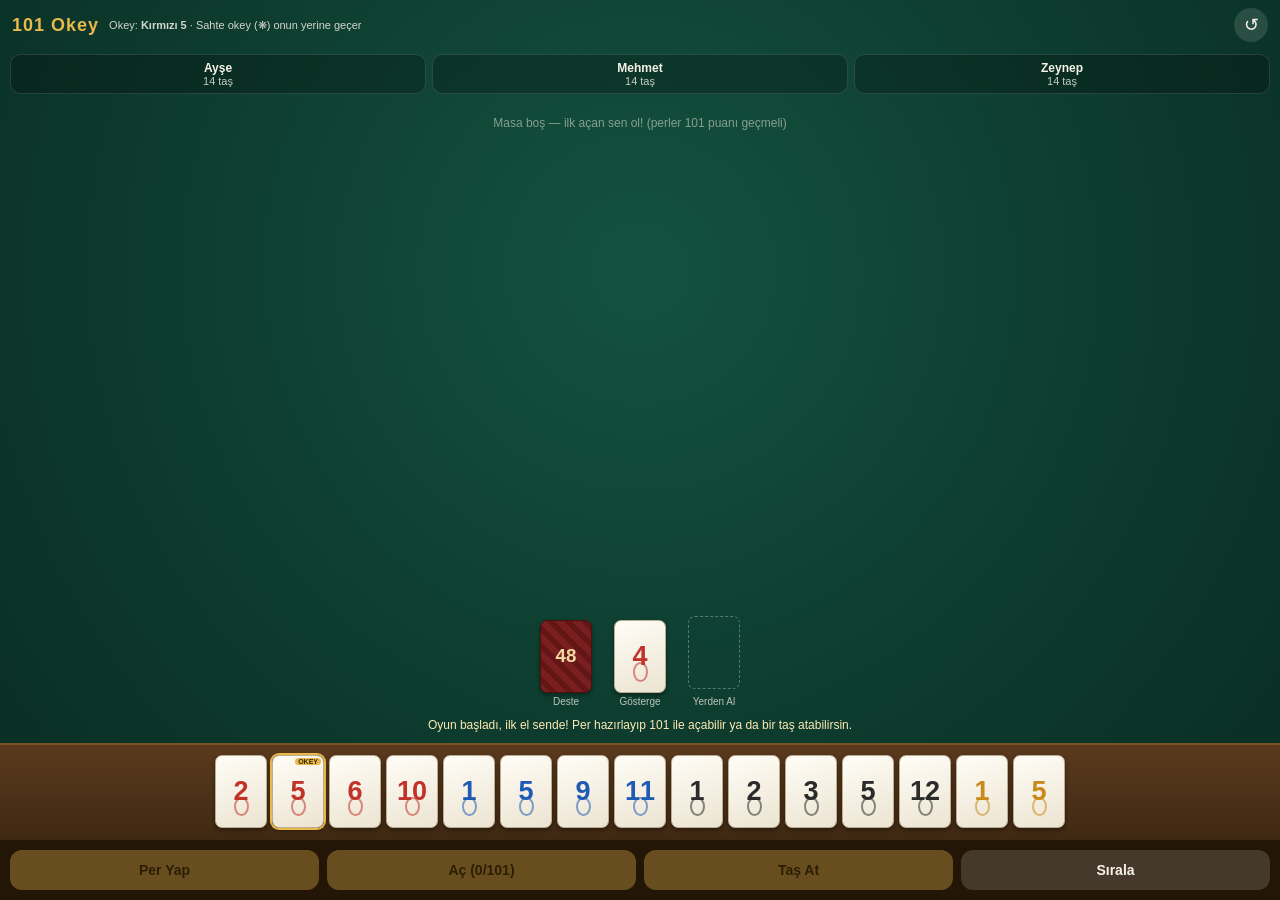
<file: 101/index.html>
<!DOCTYPE html>
<html lang="tr">
<head>
  <meta charset="UTF-8">
  <meta name="viewport" content="width=device-width, initial-scale=1.0, maximum-scale=1.0, user-scalable=no, viewport-fit=cover">
  <meta name="theme-color" content="#0d3b2e">
  <meta name="mobile-web-app-capable" content="yes">
  <meta name="apple-mobile-web-app-capable" content="yes">
  <meta name="apple-mobile-web-app-status-bar-style" content="black-translucent">
  <meta name="apple-mobile-web-app-title" content="101 Okey">
  <title>101 Okey</title>
  <link rel="manifest" href="manifest.json">
  <link rel="icon" href="icon.svg" type="image/svg+xml">
  <link rel="apple-touch-icon" href="icon.svg">
  <link rel="stylesheet" href="styles.css">
</head>
<body>
  <header>
    <h1>101 Okey</h1>
    <div id="okeyInfo"></div>
    <button id="btnNew" class="iconBtn" title="Yeni Oyun">↺</button>
  </header>

  <section id="opponents"></section>

  <section id="table">
    <div id="tableMelds"></div>
  </section>

  <section id="center">
    <div class="centerItem" id="deckWrap">
      <div class="tile back" id="deck"><span class="num" id="deckCount"></span></div>
      <label>Deste</label>
    </div>
    <div class="centerItem">
      <div id="indicatorWrap"></div>
      <label>Gösterge</label>
    </div>
    <div class="centerItem" id="prevDiscardWrap">
      <div id="prevDiscard"></div>
      <label>Yerden Al</label>
    </div>
  </section>

  <div id="status"></div>

  <section id="stagedWrap">
    <div class="stagedHead">
      <span>Hazırlanan perler: <b id="stagedPoints">0</b> puan</span>
      <button id="btnUnstage" class="miniBtn">Geri Al</button>
    </div>
    <div id="staged"></div>
  </section>

  <section id="rack"></section>

  <nav id="actions">
    <button id="btnMeld">Per Yap</button>
    <button id="btnOpen">Aç (101)</button>
    <button id="btnDiscard">Taş At</button>
    <button id="btnSort" class="ghost">Sırala</button>
  </nav>

  <div id="modal" class="hidden">
    <div class="modalCard">
      <div id="modalMsg"></div>
      <button id="btnRestart">Yeni Oyun</button>
    </div>
  </div>

  <script src="game.js"></script>
</body>
</html>
</file>
<file: 101/styles.css>
* { margin: 0; padding: 0; box-sizing: border-box; -webkit-tap-highlight-color: transparent; }

:root {
  --felt: #0d3b2e;
  --felt-dark: #092b21;
  --ivory: #f7f2e7;
  --gold: #e8b84b;
  --tile-w: clamp(38px, 10.5vw, 52px);
  --tile-h: calc(var(--tile-w) * 1.4);
}

html, body {
  height: 100%;
  overscroll-behavior: none;
  touch-action: manipulation;
}

body {
  font-family: -apple-system, BlinkMacSystemFont, "Segoe UI", Roboto, sans-serif;
  background: radial-gradient(circle at 50% 30%, #14523f 0%, var(--felt) 55%, var(--felt-dark) 100%);
  color: var(--ivory);
  display: flex;
  flex-direction: column;
  min-height: 100dvh;
  padding: env(safe-area-inset-top) env(safe-area-inset-right) env(safe-area-inset-bottom) env(safe-area-inset-left);
  user-select: none;
  -webkit-user-select: none;
}

header {
  display: flex;
  align-items: center;
  gap: 10px;
  padding: 8px 12px;
}

header h1 {
  font-size: 18px;
  color: var(--gold);
  letter-spacing: 1px;
}

#okeyInfo { flex: 1; font-size: 11px; opacity: 0.85; line-height: 1.3; }

.iconBtn {
  background: rgba(255,255,255,0.12);
  border: none;
  color: var(--ivory);
  font-size: 18px;
  width: 34px;
  height: 34px;
  border-radius: 50%;
}

/* Opponents */
#opponents {
  display: flex;
  gap: 6px;
  padding: 4px 10px;
}

.opp {
  flex: 1;
  background: rgba(0,0,0,0.25);
  border: 1px solid rgba(255,255,255,0.12);
  border-radius: 10px;
  padding: 6px;
  text-align: center;
  font-size: 12px;
  transition: box-shadow 0.3s, border-color 0.3s;
}

.opp.active { border-color: var(--gold); box-shadow: 0 0 10px rgba(232,184,75,0.5); }
.opp .oname { font-weight: 600; }
.opp .ocount { opacity: 0.8; font-size: 11px; }
.opp .obadge {
  display: inline-block;
  background: var(--gold);
  color: #3a2c00;
  font-size: 9px;
  font-weight: 700;
  border-radius: 6px;
  padding: 1px 5px;
  margin-top: 2px;
}

/* Table melds */
#table {
  flex: 1;
  overflow-y: auto;
  padding: 6px 10px;
  min-height: 70px;
}

#tableMelds { display: flex; flex-wrap: wrap; gap: 8px; align-content: flex-start; }

.meld {
  display: flex;
  gap: 2px;
  background: rgba(0,0,0,0.28);
  border: 1px solid rgba(255,255,255,0.15);
  border-radius: 8px;
  padding: 4px;
}

.meld.targetable { border-color: var(--gold); box-shadow: 0 0 8px rgba(232,184,75,0.45); }
.meld .owner { display: none; }

.emptyTable { opacity: 0.5; font-size: 12px; padding: 12px; text-align: center; width: 100%; }

/* Center: deck / indicator / discard */
#center {
  display: flex;
  justify-content: center;
  gap: 22px;
  padding: 6px;
  align-items: flex-end;
}

.centerItem { text-align: center; }
.centerItem label { display: block; font-size: 10px; opacity: 0.75; margin-top: 3px; }

/* Tiles */
.tile {
  width: var(--tile-w);
  height: var(--tile-h);
  background: linear-gradient(160deg, #fffdf6, #ece4d2);
  border-radius: 7px;
  border: 1px solid #b9ad92;
  box-shadow: 0 2px 4px rgba(0,0,0,0.4);
  display: inline-flex;
  flex-direction: column;
  align-items: center;
  justify-content: center;
  position: relative;
  font-weight: 800;
  color: #333;
  flex-shrink: 0;
}

.tile .num { font-size: calc(var(--tile-w) * 0.52); line-height: 1; }
.tile::after {
  content: "";
  position: absolute;
  bottom: 15%;
  width: 22%;
  height: 22%;
  border-radius: 50%;
  border: 2px solid currentColor;
  opacity: 0.55;
}

.tile.red { color: #c0332b; }
.tile.blue { color: #1f5bb5; }
.tile.black { color: #2b2b2b; }
.tile.yellow { color: #c98a1b; }

.tile.small { --tile-w: clamp(26px, 7vw, 36px); }

.tile.back {
  background: repeating-linear-gradient(45deg, #7a1f1f, #7a1f1f 6px, #641616 6px, #641616 12px);
  border-color: #4a0f0f;
  color: #f3d9a4;
}
.tile.back::after { display: none; }
.tile.back .num { font-size: calc(var(--tile-w) * 0.36); }

.tile.selected { transform: translateY(-10px); box-shadow: 0 0 0 2px var(--gold), 0 6px 10px rgba(0,0,0,0.5); }
.tile.okey { box-shadow: 0 0 0 2px var(--gold), 0 2px 4px rgba(0,0,0,0.4); }
.tile.selected.okey { box-shadow: 0 0 0 2px var(--gold), 0 6px 10px rgba(0,0,0,0.5); transform: translateY(-10px); }

.tile .badge {
  position: absolute;
  top: 2px;
  right: 2px;
  font-size: 7px;
  font-weight: 700;
  background: var(--gold);
  color: #3a2c00;
  border-radius: 4px;
  padding: 0 3px;
}

.tile.takeable { animation: pulse 1.2s infinite; }
@keyframes pulse {
  0%, 100% { box-shadow: 0 0 0 0 rgba(232,184,75,0.7); }
  50% { box-shadow: 0 0 0 6px rgba(232,184,75,0); }
}

.emptySlot {
  width: var(--tile-w);
  height: var(--tile-h);
  border: 1.5px dashed rgba(255,255,255,0.3);
  border-radius: 7px;
  display: inline-block;
}

/* Status */
#status {
  text-align: center;
  font-size: 12px;
  min-height: 30px;
  padding: 4px 12px;
  color: #ffe9b3;
  line-height: 1.35;
}

/* Staged */
#stagedWrap {
  padding: 2px 10px 6px;
  display: none;
}
#stagedWrap.show { display: block; }
.stagedHead {
  display: flex;
  justify-content: space-between;
  align-items: center;
  font-size: 12px;
  margin-bottom: 4px;
}
#staged { display: flex; flex-wrap: wrap; gap: 8px; }

.miniBtn {
  background: rgba(255,255,255,0.15);
  border: none;
  color: var(--ivory);
  border-radius: 8px;
  padding: 4px 10px;
  font-size: 12px;
}

/* Rack */
#rack {
  background: linear-gradient(180deg, #5b3a1e, #3f2812);
  border-top: 2px solid #7a5228;
  padding: 10px 8px calc(10px);
  display: flex;
  flex-wrap: wrap;
  gap: 5px;
  justify-content: center;
  min-height: calc(var(--tile-h) + 24px);
}

/* Actions */
#actions {
  display: flex;
  gap: 8px;
  padding: 10px 10px calc(10px + env(safe-area-inset-bottom));
  background: #241606;
}

#actions button {
  flex: 1;
  border: none;
  border-radius: 12px;
  padding: 12px 4px;
  font-size: 14px;
  font-weight: 700;
  background: var(--gold);
  color: #3a2c00;
}

#actions button:disabled { opacity: 0.35; }
#actions button.ghost { background: rgba(255,255,255,0.15); color: var(--ivory); }

/* Modal */
#modal {
  position: fixed;
  inset: 0;
  background: rgba(0,0,0,0.7);
  display: flex;
  align-items: center;
  justify-content: center;
  z-index: 50;
}
#modal.hidden { display: none; }

.modalCard {
  background: #14523f;
  border: 1px solid var(--gold);
  border-radius: 16px;
  padding: 28px 32px;
  text-align: center;
  max-width: 80vw;
}
#modalMsg { font-size: 20px; font-weight: 700; margin-bottom: 18px; line-height: 1.4; }
#btnRestart {
  background: var(--gold);
  border: none;
  border-radius: 10px;
  padding: 12px 28px;
  font-size: 15px;
  font-weight: 700;
  color: #3a2c00;
}
</file>
